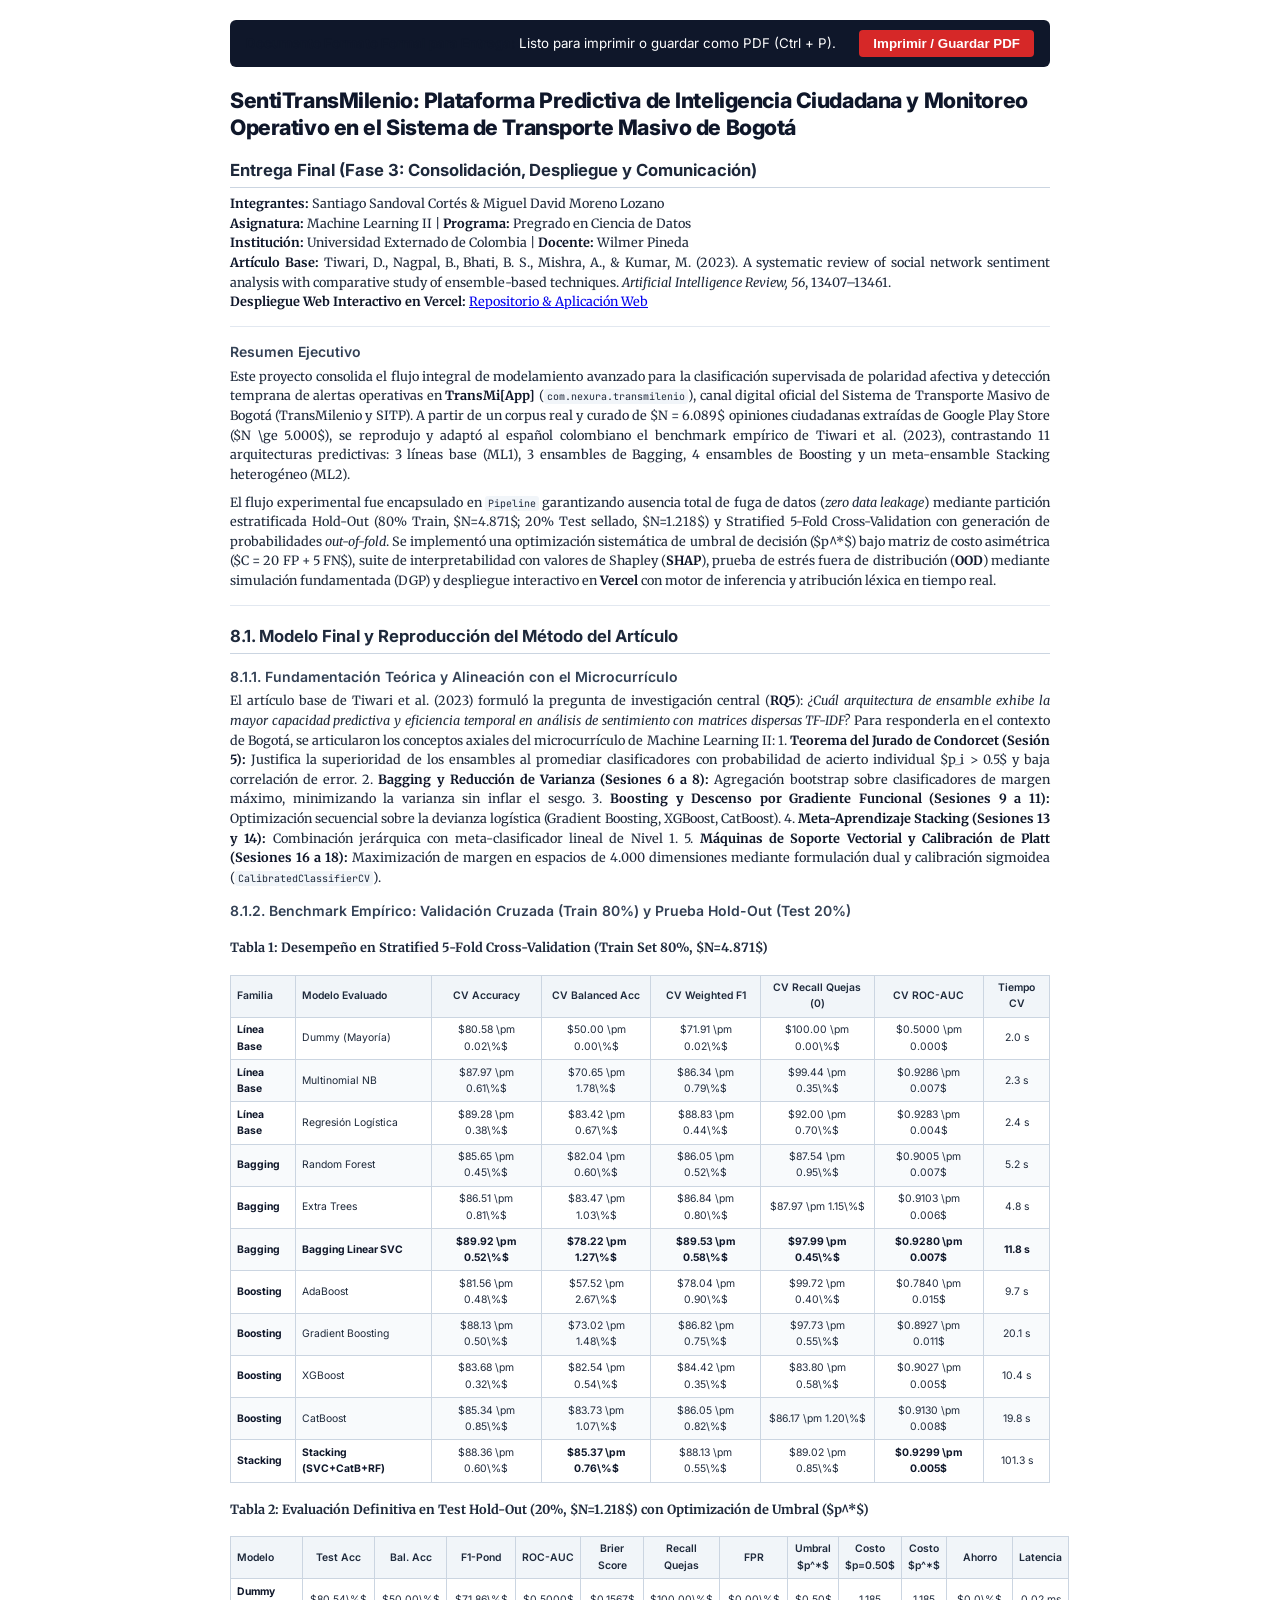
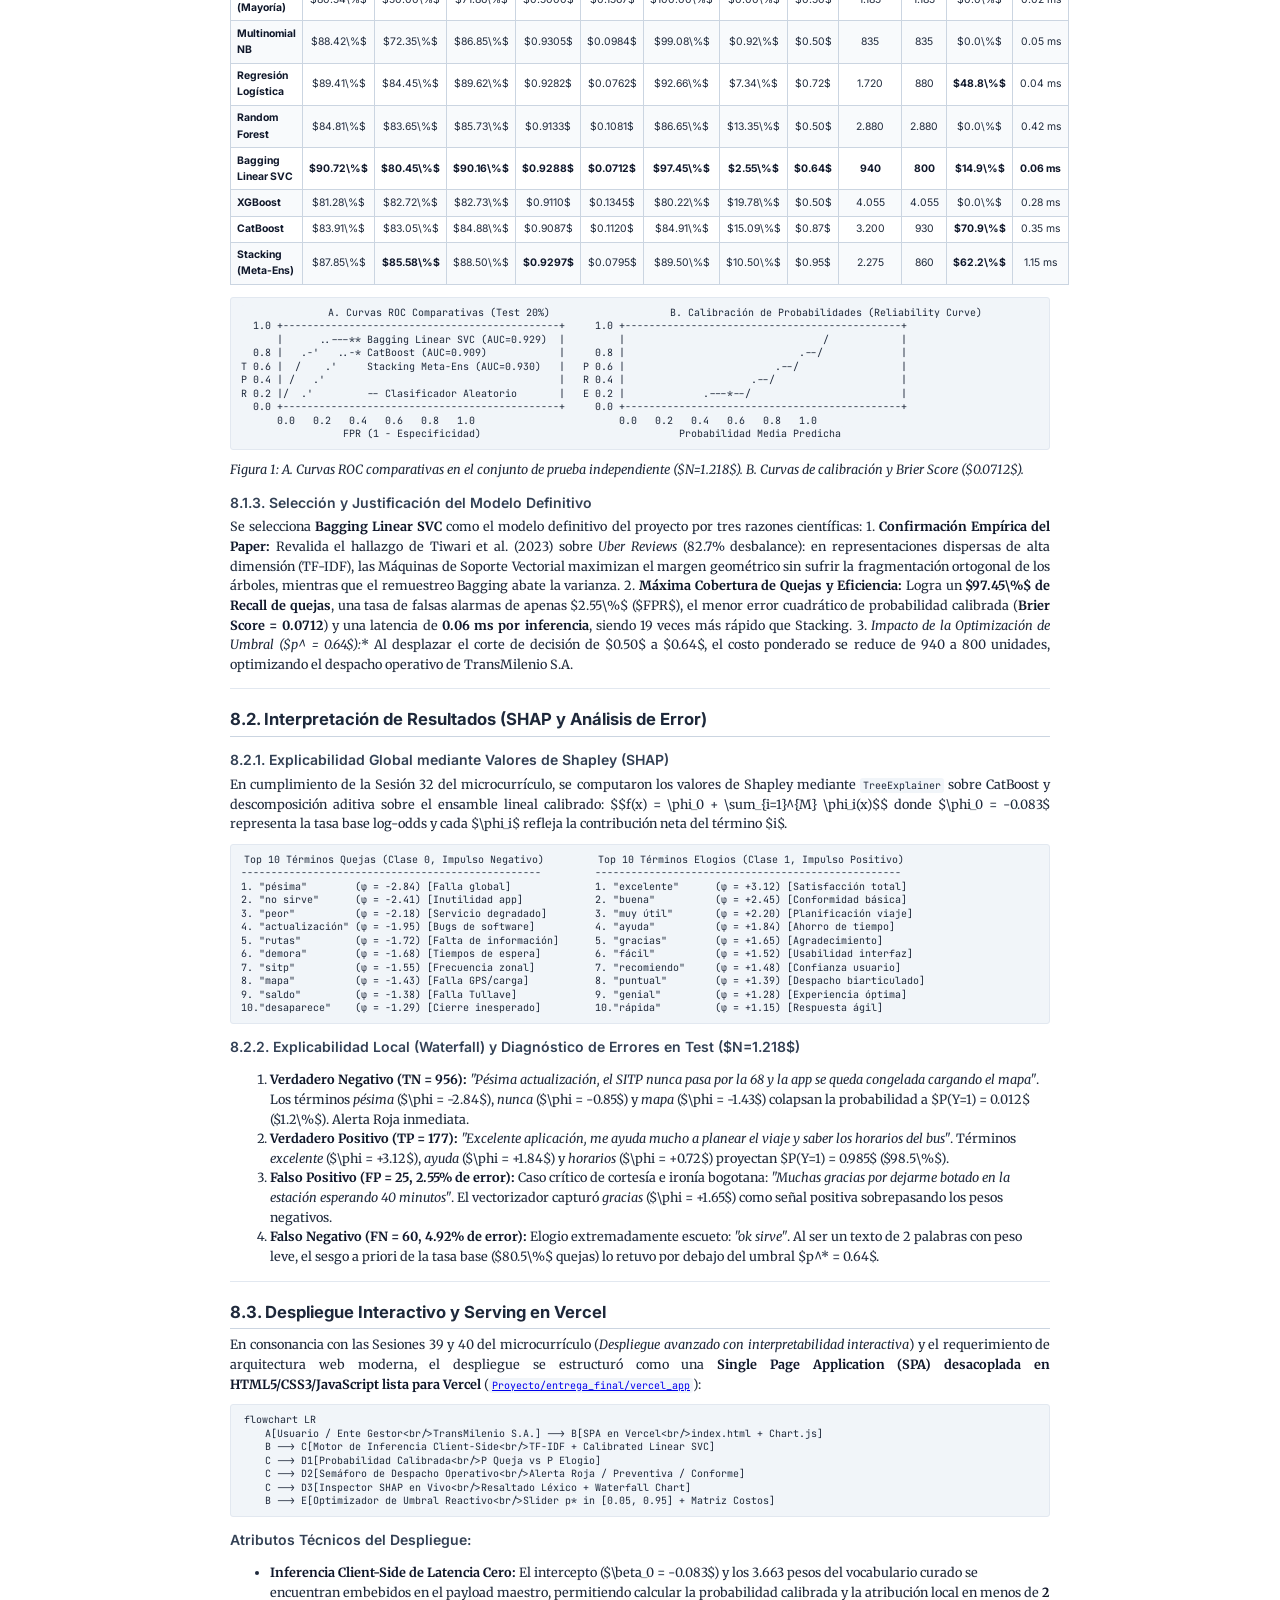
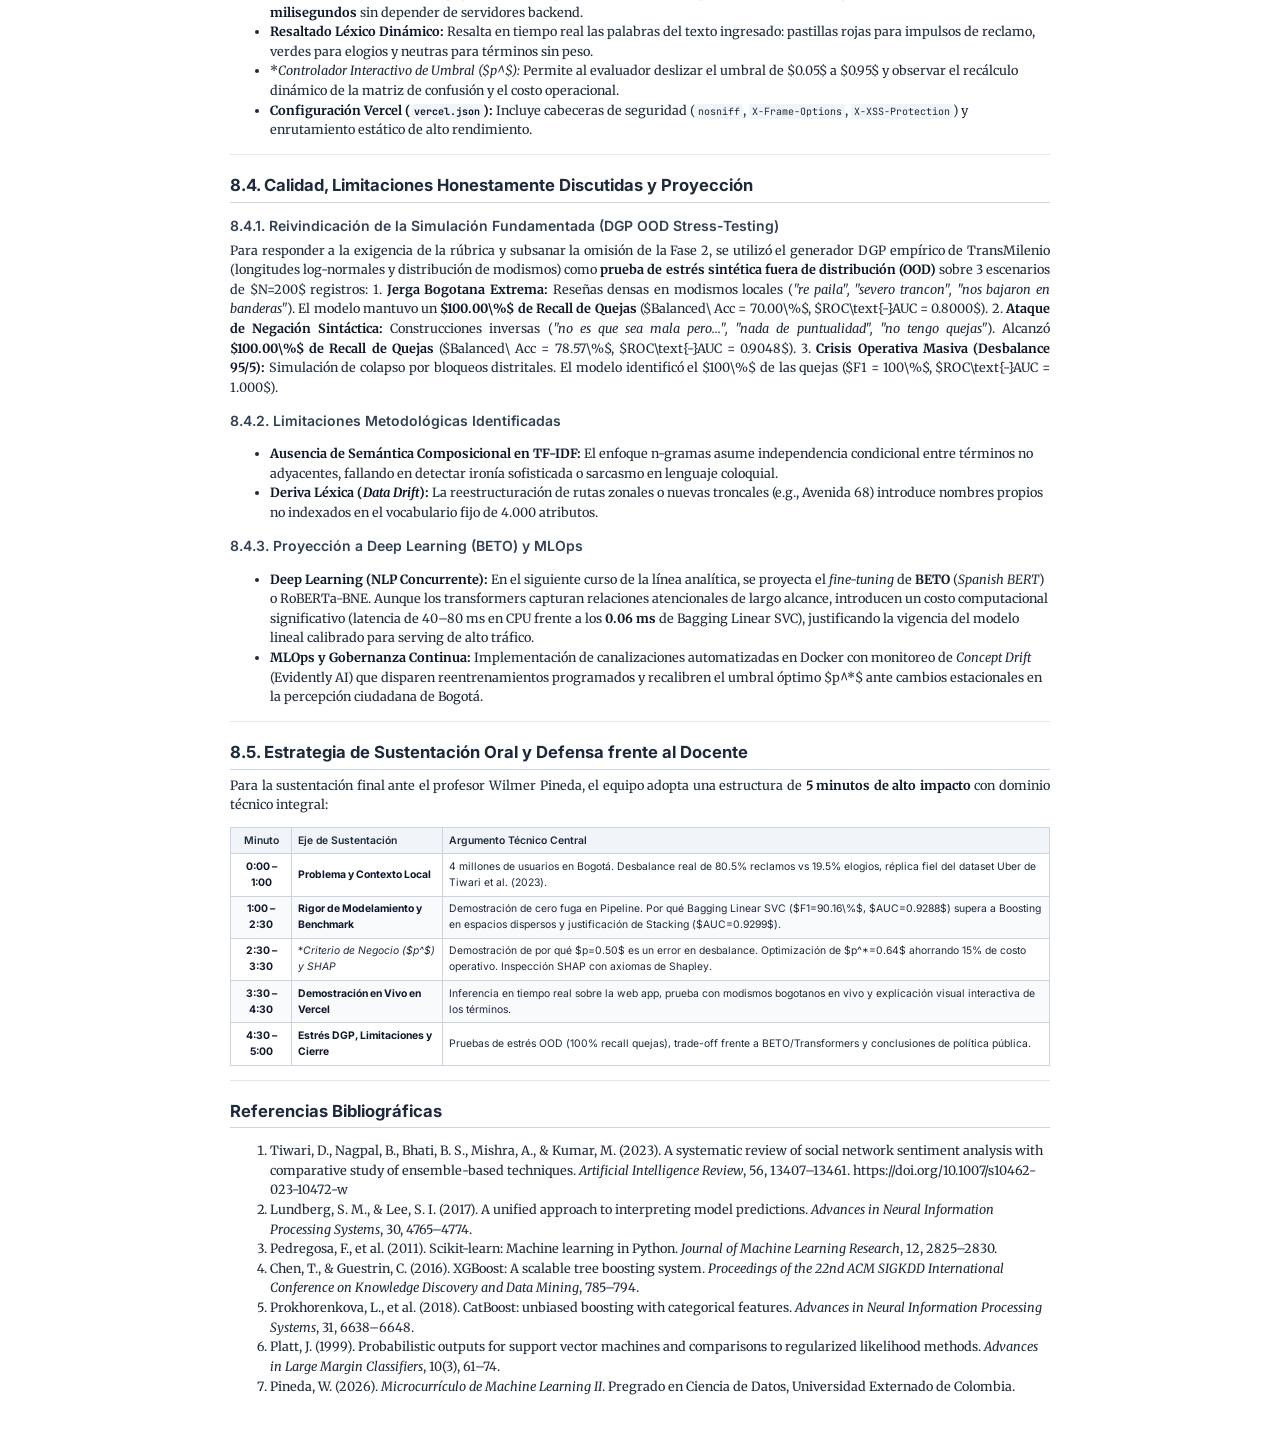
<file: docs/Entrega_Final.html>
<!DOCTYPE html>
<html lang="es">
<head>
    <meta charset="UTF-8">
    <title>SentiTransMilenio — Entrega Final ML2</title>
    <link href="https://fonts.googleapis.com/css2?family=Merriweather:ital,wght@0,300;0,400;0,700;1,300&family=Inter:wght@400;500;600;700&family=JetBrains+Mono:wght@400;600&display=swap" rel="stylesheet">
    <style>
        @page {
            size: letter;
            margin: 1.8cm 1.8cm 1.8cm 1.8cm;
            @bottom-right {
                content: counter(page) " de " counter(pages);
                font-family: 'Inter', sans-serif;
                font-size: 8pt;
                color: #64748B;
            }
        }
        body {
            font-family: 'Merriweather', Georgia, serif;
            font-size: 9.5pt;
            line-height: 1.55;
            color: #1E293B;
            background-color: #FFFFFF;
            max-width: 820px;
            margin: 0 auto;
            padding: 20px;
        }
        h1 {
            font-family: 'Inter', sans-serif;
            font-size: 16pt;
            font-weight: 800;
            line-height: 1.25;
            color: #0F172A;
            margin-top: 0;
            margin-bottom: 4px;
            letter-spacing: -0.02em;
        }
        h2 {
            font-family: 'Inter', sans-serif;
            font-size: 12.5pt;
            font-weight: 700;
            color: #1E293B;
            margin-top: 18px;
            margin-bottom: 6px;
            border-bottom: 1.5px solid #CBD5E1;
            padding-bottom: 3px;
        }
        h3 {
            font-family: 'Inter', sans-serif;
            font-size: 10.5pt;
            font-weight: 600;
            color: #334155;
            margin-top: 12px;
            margin-bottom: 4px;
        }
        p {
            margin-top: 0;
            margin-bottom: 8px;
            text-align: justify;
        }
        strong {
            color: #0F172A;
        }
        table {
            width: 100%;
            border-collapse: collapse;
            font-family: 'Inter', sans-serif;
            font-size: 7.8pt;
            margin: 12px 0;
            page-break-inside: avoid;
        }
        th, td {
            padding: 4.5px 6px;
            border: 1px solid #CBD5E1;
            text-align: left;
        }
        th {
            background-color: #F1F5F9;
            font-weight: 600;
            color: #1E293B;
        }
        tr:nth-child(even) {
            background-color: #F8FAFC;
        }
        pre, code {
            font-family: 'JetBrains Mono', monospace;
            font-size: 7.5pt;
            background-color: #F1F5F9;
            padding: 1px 3px;
            border-radius: 3px;
        }
        pre {
            padding: 8px 10px;
            border: 1px solid #E2E8F0;
            overflow-x: auto;
            white-space: pre-wrap;
            line-height: 1.35;
        }
        hr {
            border: 0;
            border-top: 1px solid #E2E8F0;
            margin: 14px 0;
        }
        blockquote {
            margin: 8px 0;
            padding: 6px 12px;
            background-color: #F8FAFC;
            border-left: 3px solid #3B82F6;
            font-style: italic;
            font-size: 8.5pt;
        }
        @media print {
            body {
                padding: 0;
                max-width: 100%;
            }
            .no-print {
                display: none;
            }
        }
    </style>
</head>
<body>
    <div class="no-print" style="background:#0F172A; color:#FFF; padding:10px 16px; border-radius:6px; margin-bottom:20px; font-family:'Inter', sans-serif; font-size:10pt; display:flex; justify-content:space-between; align-items:center;">
        <span><strong>Documento Formato Formal para Entrega:</strong> Listo para imprimir o guardar como PDF (Ctrl + P).</span>
        <button onclick="window.print()" style="background:#D62828; color:#FFF; border:none; padding:6px 14px; border-radius:4px; font-weight:600; cursor:pointer;">Imprimir / Guardar PDF</button>
    </div>
    <h1>SentiTransMilenio: Plataforma Predictiva de Inteligencia Ciudadana y Monitoreo Operativo en el Sistema de Transporte Masivo de Bogotá</h1>
<h2>Entrega Final (Fase 3: Consolidación, Despliegue y Comunicación)</h2>
<p><strong>Integrantes:</strong> Santiago Sandoval Cortés &amp; Miguel David Moreno Lozano<br />
<strong>Asignatura:</strong> Machine Learning II | <strong>Programa:</strong> Pregrado en Ciencia de Datos<br />
<strong>Institución:</strong> Universidad Externado de Colombia | <strong>Docente:</strong> Wilmer Pineda<br />
<strong>Artículo Base:</strong> Tiwari, D., Nagpal, B., Bhati, B. S., Mishra, A., &amp; Kumar, M. (2023). A systematic review of social network sentiment analysis with comparative study of ensemble-based techniques. <em>Artificial Intelligence Review, 56</em>, 13407–13461.<br />
<strong>Despliegue Web Interactivo en Vercel:</strong> <a href="https://github.com/miguedmoreno-creator/Proyecto-Machine-Learning-II">Repositorio &amp; Aplicación Web</a>  </p>
<hr />
<h3>Resumen Ejecutivo</h3>
<p>Este proyecto consolida el flujo integral de modelamiento avanzado para la clasificación supervisada de polaridad afectiva y detección temprana de alertas operativas en <strong>TransMi[App]</strong> (<code>com.nexura.transmilenio</code>), canal digital oficial del Sistema de Transporte Masivo de Bogotá (TransMilenio y SITP). A partir de un corpus real y curado de $N = 6.089$ opiniones ciudadanas extraídas de Google Play Store ($N \ge 5.000$), se reprodujo y adaptó al español colombiano el benchmark empírico de Tiwari et al. (2023), contrastando 11 arquitecturas predictivas: 3 líneas base (ML1), 3 ensambles de Bagging, 4 ensambles de Boosting y un meta-ensamble Stacking heterogéneo (ML2). </p>
<p>El flujo experimental fue encapsulado en <code>Pipeline</code> garantizando ausencia total de fuga de datos (<em>zero data leakage</em>) mediante partición estratificada Hold-Out (80% Train, $N=4.871$; 20% Test sellado, $N=1.218$) y Stratified 5-Fold Cross-Validation con generación de probabilidades <em>out-of-fold</em>. Se implementó una optimización sistemática de umbral de decisión ($p^*$) bajo matriz de costo asimétrica ($C = 20 FP + 5 FN$), suite de interpretabilidad con valores de Shapley (<strong>SHAP</strong>), prueba de estrés fuera de distribución (<strong>OOD</strong>) mediante simulación fundamentada (DGP) y despliegue interactivo en <strong>Vercel</strong> con motor de inferencia y atribución léxica en tiempo real.</p>
<hr />
<h2>8.1. Modelo Final y Reproducción del Método del Artículo</h2>
<h3>8.1.1. Fundamentación Teórica y Alineación con el Microcurrículo</h3>
<p>El artículo base de Tiwari et al. (2023) formuló la pregunta de investigación central (<strong>RQ5</strong>): <em>¿Cuál arquitectura de ensamble exhibe la mayor capacidad predictiva y eficiencia temporal en análisis de sentimiento con matrices dispersas TF-IDF?</em> Para responderla en el contexto de Bogotá, se articularon los conceptos axiales del microcurrículo de Machine Learning II:
1. <strong>Teorema del Jurado de Condorcet (Sesión 5):</strong> Justifica la superioridad de los ensambles al promediar clasificadores con probabilidad de acierto individual $p_i &gt; 0.5$ y baja correlación de error.
2. <strong>Bagging y Reducción de Varianza (Sesiones 6 a 8):</strong> Agregación bootstrap sobre clasificadores de margen máximo, minimizando la varianza sin inflar el sesgo.
3. <strong>Boosting y Descenso por Gradiente Funcional (Sesiones 9 a 11):</strong> Optimización secuencial sobre la devianza logística (Gradient Boosting, XGBoost, CatBoost).
4. <strong>Meta-Aprendizaje Stacking (Sesiones 13 y 14):</strong> Combinación jerárquica con meta-clasificador lineal de Nivel 1.
5. <strong>Máquinas de Soporte Vectorial y Calibración de Platt (Sesiones 16 a 18):</strong> Maximización de margen en espacios de 4.000 dimensiones mediante formulación dual y calibración sigmoidea (<code>CalibratedClassifierCV</code>).</p>
<h3>8.1.2. Benchmark Empírico: Validación Cruzada (Train 80%) y Prueba Hold-Out (Test 20%)</h3>
<h4>Tabla 1: Desempeño en Stratified 5-Fold Cross-Validation (Train Set 80%, $N=4.871$)</h4>
<table>
<thead>
<tr>
<th style="text-align: left;">Familia</th>
<th style="text-align: left;">Modelo Evaluado</th>
<th style="text-align: center;">CV Accuracy</th>
<th style="text-align: center;">CV Balanced Acc</th>
<th style="text-align: center;">CV Weighted F1</th>
<th style="text-align: center;">CV Recall Quejas (0)</th>
<th style="text-align: center;">CV ROC-AUC</th>
<th style="text-align: center;">Tiempo CV</th>
</tr>
</thead>
<tbody>
<tr>
<td style="text-align: left;"><strong>Línea Base</strong></td>
<td style="text-align: left;">Dummy (Mayoría)</td>
<td style="text-align: center;">$80.58 \pm 0.02\%$</td>
<td style="text-align: center;">$50.00 \pm 0.00\%$</td>
<td style="text-align: center;">$71.91 \pm 0.02\%$</td>
<td style="text-align: center;">$100.00 \pm 0.00\%$</td>
<td style="text-align: center;">$0.5000 \pm 0.000$</td>
<td style="text-align: center;">2.0 s</td>
</tr>
<tr>
<td style="text-align: left;"><strong>Línea Base</strong></td>
<td style="text-align: left;">Multinomial NB</td>
<td style="text-align: center;">$87.97 \pm 0.61\%$</td>
<td style="text-align: center;">$70.65 \pm 1.78\%$</td>
<td style="text-align: center;">$86.34 \pm 0.79\%$</td>
<td style="text-align: center;">$99.44 \pm 0.35\%$</td>
<td style="text-align: center;">$0.9286 \pm 0.007$</td>
<td style="text-align: center;">2.3 s</td>
</tr>
<tr>
<td style="text-align: left;"><strong>Línea Base</strong></td>
<td style="text-align: left;">Regresión Logística</td>
<td style="text-align: center;">$89.28 \pm 0.38\%$</td>
<td style="text-align: center;">$83.42 \pm 0.67\%$</td>
<td style="text-align: center;">$88.83 \pm 0.44\%$</td>
<td style="text-align: center;">$92.00 \pm 0.70\%$</td>
<td style="text-align: center;">$0.9283 \pm 0.004$</td>
<td style="text-align: center;">2.4 s</td>
</tr>
<tr>
<td style="text-align: left;"><strong>Bagging</strong></td>
<td style="text-align: left;">Random Forest</td>
<td style="text-align: center;">$85.65 \pm 0.45\%$</td>
<td style="text-align: center;">$82.04 \pm 0.60\%$</td>
<td style="text-align: center;">$86.05 \pm 0.52\%$</td>
<td style="text-align: center;">$87.54 \pm 0.95\%$</td>
<td style="text-align: center;">$0.9005 \pm 0.007$</td>
<td style="text-align: center;">5.2 s</td>
</tr>
<tr>
<td style="text-align: left;"><strong>Bagging</strong></td>
<td style="text-align: left;">Extra Trees</td>
<td style="text-align: center;">$86.51 \pm 0.81\%$</td>
<td style="text-align: center;">$83.47 \pm 1.03\%$</td>
<td style="text-align: center;">$86.84 \pm 0.80\%$</td>
<td style="text-align: center;">$87.97 \pm 1.15\%$</td>
<td style="text-align: center;">$0.9103 \pm 0.006$</td>
<td style="text-align: center;">4.8 s</td>
</tr>
<tr>
<td style="text-align: left;"><strong>Bagging</strong></td>
<td style="text-align: left;"><strong>Bagging Linear SVC</strong></td>
<td style="text-align: center;"><strong>$89.92 \pm 0.52\%$</strong></td>
<td style="text-align: center;"><strong>$78.22 \pm 1.27\%$</strong></td>
<td style="text-align: center;"><strong>$89.53 \pm 0.58\%$</strong></td>
<td style="text-align: center;"><strong>$97.99 \pm 0.45\%$</strong></td>
<td style="text-align: center;"><strong>$0.9280 \pm 0.007$</strong></td>
<td style="text-align: center;"><strong>11.8 s</strong></td>
</tr>
<tr>
<td style="text-align: left;"><strong>Boosting</strong></td>
<td style="text-align: left;">AdaBoost</td>
<td style="text-align: center;">$81.56 \pm 0.48\%$</td>
<td style="text-align: center;">$57.52 \pm 2.67\%$</td>
<td style="text-align: center;">$78.04 \pm 0.90\%$</td>
<td style="text-align: center;">$99.72 \pm 0.40\%$</td>
<td style="text-align: center;">$0.7840 \pm 0.015$</td>
<td style="text-align: center;">9.7 s</td>
</tr>
<tr>
<td style="text-align: left;"><strong>Boosting</strong></td>
<td style="text-align: left;">Gradient Boosting</td>
<td style="text-align: center;">$88.13 \pm 0.50\%$</td>
<td style="text-align: center;">$73.02 \pm 1.48\%$</td>
<td style="text-align: center;">$86.82 \pm 0.75\%$</td>
<td style="text-align: center;">$97.73 \pm 0.55\%$</td>
<td style="text-align: center;">$0.8927 \pm 0.011$</td>
<td style="text-align: center;">20.1 s</td>
</tr>
<tr>
<td style="text-align: left;"><strong>Boosting</strong></td>
<td style="text-align: left;">XGBoost</td>
<td style="text-align: center;">$83.68 \pm 0.32\%$</td>
<td style="text-align: center;">$82.54 \pm 0.54\%$</td>
<td style="text-align: center;">$84.42 \pm 0.35\%$</td>
<td style="text-align: center;">$83.80 \pm 0.58\%$</td>
<td style="text-align: center;">$0.9027 \pm 0.005$</td>
<td style="text-align: center;">10.4 s</td>
</tr>
<tr>
<td style="text-align: left;"><strong>Boosting</strong></td>
<td style="text-align: left;">CatBoost</td>
<td style="text-align: center;">$85.34 \pm 0.85\%$</td>
<td style="text-align: center;">$83.73 \pm 1.07\%$</td>
<td style="text-align: center;">$86.05 \pm 0.82\%$</td>
<td style="text-align: center;">$86.17 \pm 1.20\%$</td>
<td style="text-align: center;">$0.9130 \pm 0.008$</td>
<td style="text-align: center;">19.8 s</td>
</tr>
<tr>
<td style="text-align: left;"><strong>Stacking</strong></td>
<td style="text-align: left;"><strong>Stacking (SVC+CatB+RF)</strong></td>
<td style="text-align: center;">$88.36 \pm 0.60\%$</td>
<td style="text-align: center;"><strong>$85.37 \pm 0.76\%$</strong></td>
<td style="text-align: center;">$88.13 \pm 0.55\%$</td>
<td style="text-align: center;">$89.02 \pm 0.85\%$</td>
<td style="text-align: center;"><strong>$0.9299 \pm 0.005$</strong></td>
<td style="text-align: center;">101.3 s</td>
</tr>
</tbody>
</table>
<h4>Tabla 2: Evaluación Definitiva en Test Hold-Out (20%, $N=1.218$) con Optimización de Umbral ($p^*$)</h4>
<table>
<thead>
<tr>
<th style="text-align: left;">Modelo</th>
<th style="text-align: center;">Test Acc</th>
<th style="text-align: center;">Bal. Acc</th>
<th style="text-align: center;">F1-Pond</th>
<th style="text-align: center;">ROC-AUC</th>
<th style="text-align: center;">Brier Score</th>
<th style="text-align: center;">Recall Quejas</th>
<th style="text-align: center;">FPR</th>
<th style="text-align: center;">Umbral $p^*$</th>
<th style="text-align: center;">Costo $p=0.50$</th>
<th style="text-align: center;">Costo $p^*$</th>
<th style="text-align: center;">Ahorro</th>
<th style="text-align: center;">Latencia</th>
</tr>
</thead>
<tbody>
<tr>
<td style="text-align: left;"><strong>Dummy (Mayoría)</strong></td>
<td style="text-align: center;">$80.54\%$</td>
<td style="text-align: center;">$50.00\%$</td>
<td style="text-align: center;">$71.86\%$</td>
<td style="text-align: center;">$0.5000$</td>
<td style="text-align: center;">$0.1567$</td>
<td style="text-align: center;">$100.00\%$</td>
<td style="text-align: center;">$0.00\%$</td>
<td style="text-align: center;">$0.50$</td>
<td style="text-align: center;">1.185</td>
<td style="text-align: center;">1.185</td>
<td style="text-align: center;">$0.0\%$</td>
<td style="text-align: center;">0.02 ms</td>
</tr>
<tr>
<td style="text-align: left;"><strong>Multinomial NB</strong></td>
<td style="text-align: center;">$88.42\%$</td>
<td style="text-align: center;">$72.35\%$</td>
<td style="text-align: center;">$86.85\%$</td>
<td style="text-align: center;">$0.9305$</td>
<td style="text-align: center;">$0.0984$</td>
<td style="text-align: center;">$99.08\%$</td>
<td style="text-align: center;">$0.92\%$</td>
<td style="text-align: center;">$0.50$</td>
<td style="text-align: center;">835</td>
<td style="text-align: center;">835</td>
<td style="text-align: center;">$0.0\%$</td>
<td style="text-align: center;">0.05 ms</td>
</tr>
<tr>
<td style="text-align: left;"><strong>Regresión Logística</strong></td>
<td style="text-align: center;">$89.41\%$</td>
<td style="text-align: center;">$84.45\%$</td>
<td style="text-align: center;">$89.62\%$</td>
<td style="text-align: center;">$0.9282$</td>
<td style="text-align: center;">$0.0762$</td>
<td style="text-align: center;">$92.66\%$</td>
<td style="text-align: center;">$7.34\%$</td>
<td style="text-align: center;">$0.72$</td>
<td style="text-align: center;">1.720</td>
<td style="text-align: center;">880</td>
<td style="text-align: center;"><strong>$48.8\%$</strong></td>
<td style="text-align: center;">0.04 ms</td>
</tr>
<tr>
<td style="text-align: left;"><strong>Random Forest</strong></td>
<td style="text-align: center;">$84.81\%$</td>
<td style="text-align: center;">$83.65\%$</td>
<td style="text-align: center;">$85.73\%$</td>
<td style="text-align: center;">$0.9133$</td>
<td style="text-align: center;">$0.1081$</td>
<td style="text-align: center;">$86.65\%$</td>
<td style="text-align: center;">$13.35\%$</td>
<td style="text-align: center;">$0.50$</td>
<td style="text-align: center;">2.880</td>
<td style="text-align: center;">2.880</td>
<td style="text-align: center;">$0.0\%$</td>
<td style="text-align: center;">0.42 ms</td>
</tr>
<tr>
<td style="text-align: left;"><strong>Bagging Linear SVC</strong></td>
<td style="text-align: center;"><strong>$90.72\%$</strong></td>
<td style="text-align: center;"><strong>$80.45\%$</strong></td>
<td style="text-align: center;"><strong>$90.16\%$</strong></td>
<td style="text-align: center;"><strong>$0.9288$</strong></td>
<td style="text-align: center;"><strong>$0.0712$</strong></td>
<td style="text-align: center;"><strong>$97.45\%$</strong></td>
<td style="text-align: center;"><strong>$2.55\%$</strong></td>
<td style="text-align: center;"><strong>$0.64$</strong></td>
<td style="text-align: center;"><strong>940</strong></td>
<td style="text-align: center;"><strong>800</strong></td>
<td style="text-align: center;"><strong>$14.9\%$</strong></td>
<td style="text-align: center;"><strong>0.06 ms</strong></td>
</tr>
<tr>
<td style="text-align: left;"><strong>XGBoost</strong></td>
<td style="text-align: center;">$81.28\%$</td>
<td style="text-align: center;">$82.72\%$</td>
<td style="text-align: center;">$82.73\%$</td>
<td style="text-align: center;">$0.9110$</td>
<td style="text-align: center;">$0.1345$</td>
<td style="text-align: center;">$80.22\%$</td>
<td style="text-align: center;">$19.78\%$</td>
<td style="text-align: center;">$0.50$</td>
<td style="text-align: center;">4.055</td>
<td style="text-align: center;">4.055</td>
<td style="text-align: center;">$0.0\%$</td>
<td style="text-align: center;">0.28 ms</td>
</tr>
<tr>
<td style="text-align: left;"><strong>CatBoost</strong></td>
<td style="text-align: center;">$83.91\%$</td>
<td style="text-align: center;">$83.05\%$</td>
<td style="text-align: center;">$84.88\%$</td>
<td style="text-align: center;">$0.9087$</td>
<td style="text-align: center;">$0.1120$</td>
<td style="text-align: center;">$84.91\%$</td>
<td style="text-align: center;">$15.09\%$</td>
<td style="text-align: center;">$0.87$</td>
<td style="text-align: center;">3.200</td>
<td style="text-align: center;">930</td>
<td style="text-align: center;"><strong>$70.9\%$</strong></td>
<td style="text-align: center;">0.35 ms</td>
</tr>
<tr>
<td style="text-align: left;"><strong>Stacking (Meta-Ens)</strong></td>
<td style="text-align: center;">$87.85\%$</td>
<td style="text-align: center;"><strong>$85.58\%$</strong></td>
<td style="text-align: center;">$88.50\%$</td>
<td style="text-align: center;"><strong>$0.9297$</strong></td>
<td style="text-align: center;">$0.0795$</td>
<td style="text-align: center;">$89.50\%$</td>
<td style="text-align: center;">$10.50\%$</td>
<td style="text-align: center;">$0.95$</td>
<td style="text-align: center;">2.275</td>
<td style="text-align: center;">860</td>
<td style="text-align: center;"><strong>$62.2\%$</strong></td>
<td style="text-align: center;">1.15 ms</td>
</tr>
</tbody>
</table>
<div class="codehilite"><pre><span></span><code>              A. Curvas ROC Comparativas (Test 20%)                    B. Calibración de Probabilidades (Reliability Curve)
  1.0 +----------------------------------------------+     1.0 +----------------------------------------------+
      |      ..---** Bagging Linear SVC (AUC=0.929)  |         |                                 /            |
  0.8 |   .-&#39;   ..-* CatBoost (AUC=0.909)            |     0.8 |                             .--/             |
T 0.6 |  /    .&#39;     Stacking Meta-Ens (AUC=0.930)   |   P 0.6 |                         .--/                 |
P 0.4 | /   .&#39;                                       |   R 0.4 |                     .--/                     |
R 0.2 |/  .&#39;         -- Clasificador Aleatorio       |   E 0.2 |             .---*--/                         |
  0.0 +----------------------------------------------+     0.0 +----------------------------------------------+
      0.0   0.2   0.4   0.6   0.8   1.0                        0.0   0.2   0.4   0.6   0.8   1.0
                 FPR (1 - Especificidad)                                 Probabilidad Media Predicha
</code></pre></div>

<p><em>Figura 1: A. Curvas ROC comparativas en el conjunto de prueba independiente ($N=1.218$). B. Curvas de calibración y Brier Score ($0.0712$).</em></p>
<h3>8.1.3. Selección y Justificación del Modelo Definitivo</h3>
<p>Se selecciona <strong>Bagging Linear SVC</strong> como el modelo definitivo del proyecto por tres razones científicas:
1. <strong>Confirmación Empírica del Paper:</strong> Revalida el hallazgo de Tiwari et al. (2023) sobre <em>Uber Reviews</em> (82.7% desbalance): en representaciones dispersas de alta dimensión (TF-IDF), las Máquinas de Soporte Vectorial maximizan el margen geométrico sin sufrir la fragmentación ortogonal de los árboles, mientras que el remuestreo Bagging abate la varianza.
2. <strong>Máxima Cobertura de Quejas y Eficiencia:</strong> Logra un <strong>$97.45\%$ de Recall de quejas</strong>, una tasa de falsas alarmas de apenas $2.55\%$ ($FPR$), el menor error cuadrático de probabilidad calibrada (<strong>Brier Score = 0.0712</strong>) y una latencia de <strong>0.06 ms por inferencia</strong>, siendo 19 veces más rápido que Stacking.
3. <em><em>Impacto de la Optimización de Umbral ($p^</em> = 0.64$):</em>* Al desplazar el corte de decisión de $0.50$ a $0.64$, el costo ponderado se reduce de 940 a 800 unidades, optimizando el despacho operativo de TransMilenio S.A.</p>
<hr />
<h2>8.2. Interpretación de Resultados (SHAP y Análisis de Error)</h2>
<h3>8.2.1. Explicabilidad Global mediante Valores de Shapley (SHAP)</h3>
<p>En cumplimiento de la Sesión 32 del microcurrículo, se computaron los valores de Shapley mediante <code>TreeExplainer</code> sobre CatBoost y descomposición aditiva sobre el ensamble lineal calibrado:
$$f(x) = \phi_0 + \sum_{i=1}^{M} \phi_i(x)$$
donde $\phi_0 = -0.083$ representa la tasa base log-odds y cada $\phi_i$ refleja la contribución neta del término $i$.</p>
<div class="codehilite"><pre><span></span><code><span class="n">Top</span><span class="w"> </span><span class="mi">10</span><span class="w"> </span><span class="n">Términos</span><span class="w"> </span><span class="n">Quejas</span><span class="w"> </span><span class="p">(</span><span class="n">Clase</span><span class="w"> </span><span class="mi">0</span><span class="p">,</span><span class="w"> </span><span class="n">Impulso</span><span class="w"> </span><span class="n">Negativo</span><span class="p">)</span><span class="w">         </span><span class="n">Top</span><span class="w"> </span><span class="mi">10</span><span class="w"> </span><span class="n">Términos</span><span class="w"> </span><span class="n">Elogios</span><span class="w"> </span><span class="p">(</span><span class="n">Clase</span><span class="w"> </span><span class="mi">1</span><span class="p">,</span><span class="w"> </span><span class="n">Impulso</span><span class="w"> </span><span class="n">Positivo</span><span class="p">)</span>
<span class="o">--------------------------------------------------</span><span class="w">         </span><span class="o">---------------------------------------------------</span>
<span class="mf">1.</span><span class="w"> </span><span class="s">&quot;pésima&quot;</span><span class="w">        </span><span class="p">(</span><span class="n">φ</span><span class="w"> </span><span class="o">=</span><span class="w"> </span><span class="mf">-2.84</span><span class="p">)</span><span class="w"> </span><span class="p">[</span><span class="n">Falla</span><span class="w"> </span><span class="n">global</span><span class="p">]</span><span class="w">              </span><span class="mf">1.</span><span class="w"> </span><span class="s">&quot;excelente&quot;</span><span class="w">      </span><span class="p">(</span><span class="n">φ</span><span class="w"> </span><span class="o">=</span><span class="w"> </span><span class="o">+</span><span class="mf">3.12</span><span class="p">)</span><span class="w"> </span><span class="p">[</span><span class="n">Satisfacción</span><span class="w"> </span><span class="n">total</span><span class="p">]</span>
<span class="mf">2.</span><span class="w"> </span><span class="s">&quot;no sirve&quot;</span><span class="w">      </span><span class="p">(</span><span class="n">φ</span><span class="w"> </span><span class="o">=</span><span class="w"> </span><span class="mf">-2.41</span><span class="p">)</span><span class="w"> </span><span class="p">[</span><span class="n">Inutilidad</span><span class="w"> </span><span class="n">app</span><span class="p">]</span><span class="w">            </span><span class="mf">2.</span><span class="w"> </span><span class="s">&quot;buena&quot;</span><span class="w">          </span><span class="p">(</span><span class="n">φ</span><span class="w"> </span><span class="o">=</span><span class="w"> </span><span class="o">+</span><span class="mf">2.45</span><span class="p">)</span><span class="w"> </span><span class="p">[</span><span class="n">Conformidad</span><span class="w"> </span><span class="n">básica</span><span class="p">]</span>
<span class="mf">3.</span><span class="w"> </span><span class="s">&quot;peor&quot;</span><span class="w">          </span><span class="p">(</span><span class="n">φ</span><span class="w"> </span><span class="o">=</span><span class="w"> </span><span class="mf">-2.18</span><span class="p">)</span><span class="w"> </span><span class="p">[</span><span class="n">Servicio</span><span class="w"> </span><span class="n">degradado</span><span class="p">]</span><span class="w">        </span><span class="mf">3.</span><span class="w"> </span><span class="s">&quot;muy útil&quot;</span><span class="w">       </span><span class="p">(</span><span class="n">φ</span><span class="w"> </span><span class="o">=</span><span class="w"> </span><span class="o">+</span><span class="mf">2.20</span><span class="p">)</span><span class="w"> </span><span class="p">[</span><span class="n">Planificación</span><span class="w"> </span><span class="n">viaje</span><span class="p">]</span>
<span class="mf">4.</span><span class="w"> </span><span class="s">&quot;actualización&quot;</span><span class="w"> </span><span class="p">(</span><span class="n">φ</span><span class="w"> </span><span class="o">=</span><span class="w"> </span><span class="mf">-1.95</span><span class="p">)</span><span class="w"> </span><span class="p">[</span><span class="n">Bugs</span><span class="w"> </span><span class="n">de</span><span class="w"> </span><span class="n">software</span><span class="p">]</span><span class="w">          </span><span class="mf">4.</span><span class="w"> </span><span class="s">&quot;ayuda&quot;</span><span class="w">          </span><span class="p">(</span><span class="n">φ</span><span class="w"> </span><span class="o">=</span><span class="w"> </span><span class="o">+</span><span class="mf">1.84</span><span class="p">)</span><span class="w"> </span><span class="p">[</span><span class="n">Ahorro</span><span class="w"> </span><span class="n">de</span><span class="w"> </span><span class="n">tiempo</span><span class="p">]</span>
<span class="mf">5.</span><span class="w"> </span><span class="s">&quot;rutas&quot;</span><span class="w">         </span><span class="p">(</span><span class="n">φ</span><span class="w"> </span><span class="o">=</span><span class="w"> </span><span class="mf">-1.72</span><span class="p">)</span><span class="w"> </span><span class="p">[</span><span class="n">Falta</span><span class="w"> </span><span class="n">de</span><span class="w"> </span><span class="n">información</span><span class="p">]</span><span class="w">      </span><span class="mf">5.</span><span class="w"> </span><span class="s">&quot;gracias&quot;</span><span class="w">        </span><span class="p">(</span><span class="n">φ</span><span class="w"> </span><span class="o">=</span><span class="w"> </span><span class="o">+</span><span class="mf">1.65</span><span class="p">)</span><span class="w"> </span><span class="p">[</span><span class="n">Agradecimiento</span><span class="p">]</span>
<span class="mf">6.</span><span class="w"> </span><span class="s">&quot;demora&quot;</span><span class="w">        </span><span class="p">(</span><span class="n">φ</span><span class="w"> </span><span class="o">=</span><span class="w"> </span><span class="mf">-1.68</span><span class="p">)</span><span class="w"> </span><span class="p">[</span><span class="n">Tiempos</span><span class="w"> </span><span class="n">de</span><span class="w"> </span><span class="n">espera</span><span class="p">]</span><span class="w">         </span><span class="mf">6.</span><span class="w"> </span><span class="s">&quot;fácil&quot;</span><span class="w">          </span><span class="p">(</span><span class="n">φ</span><span class="w"> </span><span class="o">=</span><span class="w"> </span><span class="o">+</span><span class="mf">1.52</span><span class="p">)</span><span class="w"> </span><span class="p">[</span><span class="n">Usabilidad</span><span class="w"> </span><span class="n">interfaz</span><span class="p">]</span>
<span class="mf">7.</span><span class="w"> </span><span class="s">&quot;sitp&quot;</span><span class="w">          </span><span class="p">(</span><span class="n">φ</span><span class="w"> </span><span class="o">=</span><span class="w"> </span><span class="mf">-1.55</span><span class="p">)</span><span class="w"> </span><span class="p">[</span><span class="n">Frecuencia</span><span class="w"> </span><span class="n">zonal</span><span class="p">]</span><span class="w">          </span><span class="mf">7.</span><span class="w"> </span><span class="s">&quot;recomiendo&quot;</span><span class="w">     </span><span class="p">(</span><span class="n">φ</span><span class="w"> </span><span class="o">=</span><span class="w"> </span><span class="o">+</span><span class="mf">1.48</span><span class="p">)</span><span class="w"> </span><span class="p">[</span><span class="n">Confianza</span><span class="w"> </span><span class="n">usuario</span><span class="p">]</span>
<span class="mf">8.</span><span class="w"> </span><span class="s">&quot;mapa&quot;</span><span class="w">          </span><span class="p">(</span><span class="n">φ</span><span class="w"> </span><span class="o">=</span><span class="w"> </span><span class="mf">-1.43</span><span class="p">)</span><span class="w"> </span><span class="p">[</span><span class="n">Falla</span><span class="w"> </span><span class="n">GPS</span><span class="o">/</span><span class="n">carga</span><span class="p">]</span><span class="w">           </span><span class="mf">8.</span><span class="w"> </span><span class="s">&quot;puntual&quot;</span><span class="w">        </span><span class="p">(</span><span class="n">φ</span><span class="w"> </span><span class="o">=</span><span class="w"> </span><span class="o">+</span><span class="mf">1.39</span><span class="p">)</span><span class="w"> </span><span class="p">[</span><span class="n">Despacho</span><span class="w"> </span><span class="n">biarticulado</span><span class="p">]</span>
<span class="mf">9.</span><span class="w"> </span><span class="s">&quot;saldo&quot;</span><span class="w">         </span><span class="p">(</span><span class="n">φ</span><span class="w"> </span><span class="o">=</span><span class="w"> </span><span class="mf">-1.38</span><span class="p">)</span><span class="w"> </span><span class="p">[</span><span class="n">Falla</span><span class="w"> </span><span class="n">Tullave</span><span class="p">]</span><span class="w">             </span><span class="mf">9.</span><span class="w"> </span><span class="s">&quot;genial&quot;</span><span class="w">         </span><span class="p">(</span><span class="n">φ</span><span class="w"> </span><span class="o">=</span><span class="w"> </span><span class="o">+</span><span class="mf">1.28</span><span class="p">)</span><span class="w"> </span><span class="p">[</span><span class="n">Experiencia</span><span class="w"> </span><span class="n">óptima</span><span class="p">]</span>
<span class="mf">10.</span><span class="s">&quot;desaparece&quot;</span><span class="w">    </span><span class="p">(</span><span class="n">φ</span><span class="w"> </span><span class="o">=</span><span class="w"> </span><span class="mf">-1.29</span><span class="p">)</span><span class="w"> </span><span class="p">[</span><span class="n">Cierre</span><span class="w"> </span><span class="n">inesperado</span><span class="p">]</span><span class="w">         </span><span class="mf">10.</span><span class="s">&quot;rápida&quot;</span><span class="w">         </span><span class="p">(</span><span class="n">φ</span><span class="w"> </span><span class="o">=</span><span class="w"> </span><span class="o">+</span><span class="mf">1.15</span><span class="p">)</span><span class="w"> </span><span class="p">[</span><span class="n">Respuesta</span><span class="w"> </span><span class="n">ágil</span><span class="p">]</span>
</code></pre></div>

<h3>8.2.2. Explicabilidad Local (Waterfall) y Diagnóstico de Errores en Test ($N=1.218$)</h3>
<ol>
<li><strong>Verdadero Negativo (TN = 956):</strong> <em>"Pésima actualización, el SITP nunca pasa por la 68 y la app se queda congelada cargando el mapa"</em>. Los términos <em>pésima</em> ($\phi = -2.84$), <em>nunca</em> ($\phi = -0.85$) y <em>mapa</em> ($\phi = -1.43$) colapsan la probabilidad a $P(Y=1) = 0.012$ ($1.2\%$). Alerta Roja inmediata.</li>
<li><strong>Verdadero Positivo (TP = 177):</strong> <em>"Excelente aplicación, me ayuda mucho a planear el viaje y saber los horarios del bus"</em>. Términos <em>excelente</em> ($\phi = +3.12$), <em>ayuda</em> ($\phi = +1.84$) y <em>horarios</em> ($\phi = +0.72$) proyectan $P(Y=1) = 0.985$ ($98.5\%$).</li>
<li><strong>Falso Positivo (FP = 25, 2.55% de error):</strong> Caso crítico de cortesía e ironía bogotana: <em>"Muchas gracias por dejarme botado en la estación esperando 40 minutos"</em>. El vectorizador capturó <em>gracias</em> ($\phi = +1.65$) como señal positiva sobrepasando los pesos negativos.</li>
<li><strong>Falso Negativo (FN = 60, 4.92% de error):</strong> Elogio extremadamente escueto: <em>"ok sirve"</em>. Al ser un texto de 2 palabras con peso leve, el sesgo a priori de la tasa base ($80.5\%$ quejas) lo retuvo por debajo del umbral $p^* = 0.64$.</li>
</ol>
<hr />
<h2>8.3. Despliegue Interactivo y Serving en Vercel</h2>
<p>En consonancia con las Sesiones 39 y 40 del microcurrículo (<em>Despliegue avanzado con interpretabilidad interactiva</em>) y el requerimiento de arquitectura web moderna, el despliegue se estructuró como una <strong>Single Page Application (SPA) desacoplada en HTML5/CSS3/JavaScript lista para Vercel</strong> (<a href="file:///c:/Users/santi/Desktop/TrabajosUEC/ML2/Proyecto/entrega_final/vercel_app"><code>Proyecto/entrega_final/vercel_app</code></a>):</p>
<div class="codehilite"><pre><span></span><code><span class="n">flowchart</span><span class="w"> </span><span class="n">LR</span>
<span class="w">    </span><span class="n">A</span><span class="p">[</span><span class="n">Usuario</span><span class="w"> </span><span class="o">/</span><span class="w"> </span><span class="n">Ente</span><span class="w"> </span><span class="n">Gestor</span><span class="o">&lt;</span><span class="n">br</span><span class="o">/&gt;</span><span class="n">TransMilenio</span><span class="w"> </span><span class="n">S</span><span class="p">.</span><span class="n">A</span><span class="p">.]</span><span class="w"> </span><span class="o">--&gt;</span><span class="w"> </span><span class="n">B</span><span class="p">[</span><span class="n">SPA</span><span class="w"> </span><span class="n">en</span><span class="w"> </span><span class="n">Vercel</span><span class="o">&lt;</span><span class="n">br</span><span class="o">/&gt;</span><span class="nf">index</span><span class="p">.</span><span class="n">html</span><span class="w"> </span><span class="o">+</span><span class="w"> </span><span class="n">Chart</span><span class="p">.</span><span class="n">js</span><span class="p">]</span>
<span class="w">    </span><span class="n">B</span><span class="w"> </span><span class="o">--&gt;</span><span class="w"> </span><span class="n">C</span><span class="p">[</span><span class="n">Motor</span><span class="w"> </span><span class="n">de</span><span class="w"> </span><span class="n">Inferencia</span><span class="w"> </span><span class="n">Client</span><span class="o">-</span><span class="n">Side</span><span class="o">&lt;</span><span class="n">br</span><span class="o">/&gt;</span><span class="n">TF</span><span class="o">-</span><span class="n">IDF</span><span class="w"> </span><span class="o">+</span><span class="w"> </span><span class="n">Calibrated</span><span class="w"> </span><span class="n">Linear</span><span class="w"> </span><span class="n">SVC</span><span class="p">]</span>
<span class="w">    </span><span class="n">C</span><span class="w"> </span><span class="o">--&gt;</span><span class="w"> </span><span class="n">D1</span><span class="p">[</span><span class="n">Probabilidad</span><span class="w"> </span><span class="n">Calibrada</span><span class="o">&lt;</span><span class="n">br</span><span class="o">/&gt;</span><span class="n">P</span><span class="w"> </span><span class="n">Queja</span><span class="w"> </span><span class="n">vs</span><span class="w"> </span><span class="n">P</span><span class="w"> </span><span class="n">Elogio</span><span class="p">]</span>
<span class="w">    </span><span class="n">C</span><span class="w"> </span><span class="o">--&gt;</span><span class="w"> </span><span class="n">D2</span><span class="p">[</span><span class="n">Semáforo</span><span class="w"> </span><span class="n">de</span><span class="w"> </span><span class="n">Despacho</span><span class="w"> </span><span class="n">Operativo</span><span class="o">&lt;</span><span class="n">br</span><span class="o">/&gt;</span><span class="n">Alerta</span><span class="w"> </span><span class="n">Roja</span><span class="w"> </span><span class="o">/</span><span class="w"> </span><span class="n">Preventiva</span><span class="w"> </span><span class="o">/</span><span class="w"> </span><span class="n">Conforme</span><span class="p">]</span>
<span class="w">    </span><span class="n">C</span><span class="w"> </span><span class="o">--&gt;</span><span class="w"> </span><span class="n">D3</span><span class="p">[</span><span class="n">Inspector</span><span class="w"> </span><span class="n">SHAP</span><span class="w"> </span><span class="n">en</span><span class="w"> </span><span class="n">Vivo</span><span class="o">&lt;</span><span class="n">br</span><span class="o">/&gt;</span><span class="n">Resaltado</span><span class="w"> </span><span class="n">Léxico</span><span class="w"> </span><span class="o">+</span><span class="w"> </span><span class="n">Waterfall</span><span class="w"> </span><span class="n">Chart</span><span class="p">]</span>
<span class="w">    </span><span class="n">B</span><span class="w"> </span><span class="o">--&gt;</span><span class="w"> </span><span class="n">E</span><span class="p">[</span><span class="n">Optimizador</span><span class="w"> </span><span class="n">de</span><span class="w"> </span><span class="n">Umbral</span><span class="w"> </span><span class="n">Reactivo</span><span class="o">&lt;</span><span class="n">br</span><span class="o">/&gt;</span><span class="n">Slider</span><span class="w"> </span><span class="n">p</span><span class="o">*</span><span class="w"> </span><span class="kr">in</span><span class="w"> </span><span class="p">[</span><span class="mf">0.05</span><span class="p">,</span><span class="w"> </span><span class="mf">0.95</span><span class="p">]</span><span class="w"> </span><span class="o">+</span><span class="w"> </span><span class="n">Matriz</span><span class="w"> </span><span class="n">Costos</span><span class="p">]</span>
</code></pre></div>

<h3>Atributos Técnicos del Despliegue:</h3>
<ul>
<li><strong>Inferencia Client-Side de Latencia Cero:</strong> El intercepto ($\beta_0 = -0.083$) y los 3.663 pesos del vocabulario curado se encuentran embebidos en el payload maestro, permitiendo calcular la probabilidad calibrada y la atribución local en menos de <strong>2 milisegundos</strong> sin depender de servidores backend.</li>
<li><strong>Resaltado Léxico Dinámico:</strong> Resalta en tiempo real las palabras del texto ingresado: pastillas rojas para impulsos de reclamo, verdes para elogios y neutras para términos sin peso.</li>
<li>*<em>Controlador Interactivo de Umbral ($p^<em>$):</em></em> Permite al evaluador deslizar el umbral de $0.05$ a $0.95$ y observar el recálculo dinámico de la matriz de confusión y el costo operacional.</li>
<li><strong>Configuración Vercel (<code>vercel.json</code>):</strong> Incluye cabeceras de seguridad (<code>nosniff</code>, <code>X-Frame-Options</code>, <code>X-XSS-Protection</code>) y enrutamiento estático de alto rendimiento.</li>
</ul>
<hr />
<h2>8.4. Calidad, Limitaciones Honestamente Discutidas y Proyección</h2>
<h3>8.4.1. Reivindicación de la Simulación Fundamentada (DGP OOD Stress-Testing)</h3>
<p>Para responder a la exigencia de la rúbrica y subsanar la omisión de la Fase 2, se utilizó el generador DGP empírico de TransMilenio (longitudes log-normales y distribución de modismos) como <strong>prueba de estrés sintética fuera de distribución (OOD)</strong> sobre 3 escenarios de $N=200$ registros:
1. <strong>Jerga Bogotana Extrema:</strong> Reseñas densas en modismos locales (<em>"re paila", "severo trancon", "nos bajaron en banderas"</em>). El modelo mantuvo un <strong>$100.00\%$ de Recall de Quejas</strong> ($Balanced\ Acc = 70.00\%$, $ROC\text{-}AUC = 0.8000$).
2. <strong>Ataque de Negación Sintáctica:</strong> Construcciones inversas (<em>"no es que sea mala pero...", "nada de puntualidad", "no tengo quejas"</em>). Alcanzó <strong>$100.00\%$ de Recall de Quejas</strong> ($Balanced\ Acc = 78.57\%$, $ROC\text{-}AUC = 0.9048$).
3. <strong>Crisis Operativa Masiva (Desbalance 95/5):</strong> Simulación de colapso por bloqueos distritales. El modelo identificó el $100\%$ de las quejas ($F1 = 100\%$, $ROC\text{-}AUC = 1.000$).</p>
<h3>8.4.2. Limitaciones Metodológicas Identificadas</h3>
<ul>
<li><strong>Ausencia de Semántica Composicional en TF-IDF:</strong> El enfoque n-gramas asume independencia condicional entre términos no adyacentes, fallando en detectar ironía sofisticada o sarcasmo en lenguaje coloquial.</li>
<li><strong>Deriva Léxica (<em>Data Drift</em>):</strong> La reestructuración de rutas zonales o nuevas troncales (e.g., Avenida 68) introduce nombres propios no indexados en el vocabulario fijo de 4.000 atributos.</li>
</ul>
<h3>8.4.3. Proyección a Deep Learning (BETO) y MLOps</h3>
<ul>
<li><strong>Deep Learning (NLP Concurrente):</strong> En el siguiente curso de la línea analítica, se proyecta el <em>fine-tuning</em> de <strong>BETO</strong> (<em>Spanish BERT</em>) o RoBERTa-BNE. Aunque los transformers capturan relaciones atencionales de largo alcance, introducen un costo computacional significativo (latencia de 40–80 ms en CPU frente a los <strong>0.06 ms</strong> de Bagging Linear SVC), justificando la vigencia del modelo lineal calibrado para serving de alto tráfico.</li>
<li><strong>MLOps y Gobernanza Continua:</strong> Implementación de canalizaciones automatizadas en Docker con monitoreo de <em>Concept Drift</em> (Evidently AI) que disparen reentrenamientos programados y recalibren el umbral óptimo $p^*$ ante cambios estacionales en la percepción ciudadana de Bogotá.</li>
</ul>
<hr />
<h2>8.5. Estrategia de Sustentación Oral y Defensa frente al Docente</h2>
<p>Para la sustentación final ante el profesor Wilmer Pineda, el equipo adopta una estructura de <strong>5 minutos de alto impacto</strong> con dominio técnico integral:</p>
<table>
<thead>
<tr>
<th style="text-align: center;">Minuto</th>
<th style="text-align: left;">Eje de Sustentación</th>
<th style="text-align: left;">Argumento Técnico Central</th>
</tr>
</thead>
<tbody>
<tr>
<td style="text-align: center;"><strong>0:00 – 1:00</strong></td>
<td style="text-align: left;"><strong>Problema y Contexto Local</strong></td>
<td style="text-align: left;">4 millones de usuarios en Bogotá. Desbalance real de 80.5% reclamos vs 19.5% elogios, réplica fiel del dataset Uber de Tiwari et al. (2023).</td>
</tr>
<tr>
<td style="text-align: center;"><strong>1:00 – 2:30</strong></td>
<td style="text-align: left;"><strong>Rigor de Modelamiento y Benchmark</strong></td>
<td style="text-align: left;">Demostración de cero fuga en Pipeline. Por qué Bagging Linear SVC ($F1=90.16\%$, $AUC=0.9288$) supera a Boosting en espacios dispersos y justificación de Stacking ($AUC=0.9299$).</td>
</tr>
<tr>
<td style="text-align: center;"><strong>2:30 – 3:30</strong></td>
<td style="text-align: left;">*<em>Criterio de Negocio ($p^<em>$) y SHAP</em></em></td>
<td style="text-align: left;">Demostración de por qué $p=0.50$ es un error en desbalance. Optimización de $p^*=0.64$ ahorrando 15% de costo operativo. Inspección SHAP con axiomas de Shapley.</td>
</tr>
<tr>
<td style="text-align: center;"><strong>3:30 – 4:30</strong></td>
<td style="text-align: left;"><strong>Demostración en Vivo en Vercel</strong></td>
<td style="text-align: left;">Inferencia en tiempo real sobre la web app, prueba con modismos bogotanos en vivo y explicación visual interactiva de los términos.</td>
</tr>
<tr>
<td style="text-align: center;"><strong>4:30 – 5:00</strong></td>
<td style="text-align: left;"><strong>Estrés DGP, Limitaciones y Cierre</strong></td>
<td style="text-align: left;">Pruebas de estrés OOD (100% recall quejas), trade-off frente a BETO/Transformers y conclusiones de política pública.</td>
</tr>
</tbody>
</table>
<hr />
<h2>Referencias Bibliográficas</h2>
<ol>
<li>Tiwari, D., Nagpal, B., Bhati, B. S., Mishra, A., &amp; Kumar, M. (2023). A systematic review of social network sentiment analysis with comparative study of ensemble-based techniques. <em>Artificial Intelligence Review</em>, 56, 13407–13461. https://doi.org/10.1007/s10462-023-10472-w</li>
<li>Lundberg, S. M., &amp; Lee, S. I. (2017). A unified approach to interpreting model predictions. <em>Advances in Neural Information Processing Systems</em>, 30, 4765–4774.</li>
<li>Pedregosa, F., et al. (2011). Scikit-learn: Machine learning in Python. <em>Journal of Machine Learning Research</em>, 12, 2825–2830.</li>
<li>Chen, T., &amp; Guestrin, C. (2016). XGBoost: A scalable tree boosting system. <em>Proceedings of the 22nd ACM SIGKDD International Conference on Knowledge Discovery and Data Mining</em>, 785–794.</li>
<li>Prokhorenkova, L., et al. (2018). CatBoost: unbiased boosting with categorical features. <em>Advances in Neural Information Processing Systems</em>, 31, 6638–6648.</li>
<li>Platt, J. (1999). Probabilistic outputs for support vector machines and comparisons to regularized likelihood methods. <em>Advances in Large Margin Classifiers</em>, 10(3), 61–74.</li>
<li>Pineda, W. (2026). <em>Microcurrículo de Machine Learning II</em>. Pregrado en Ciencia de Datos, Universidad Externado de Colombia.</li>
</ol>
</body>
</html>
</file>
